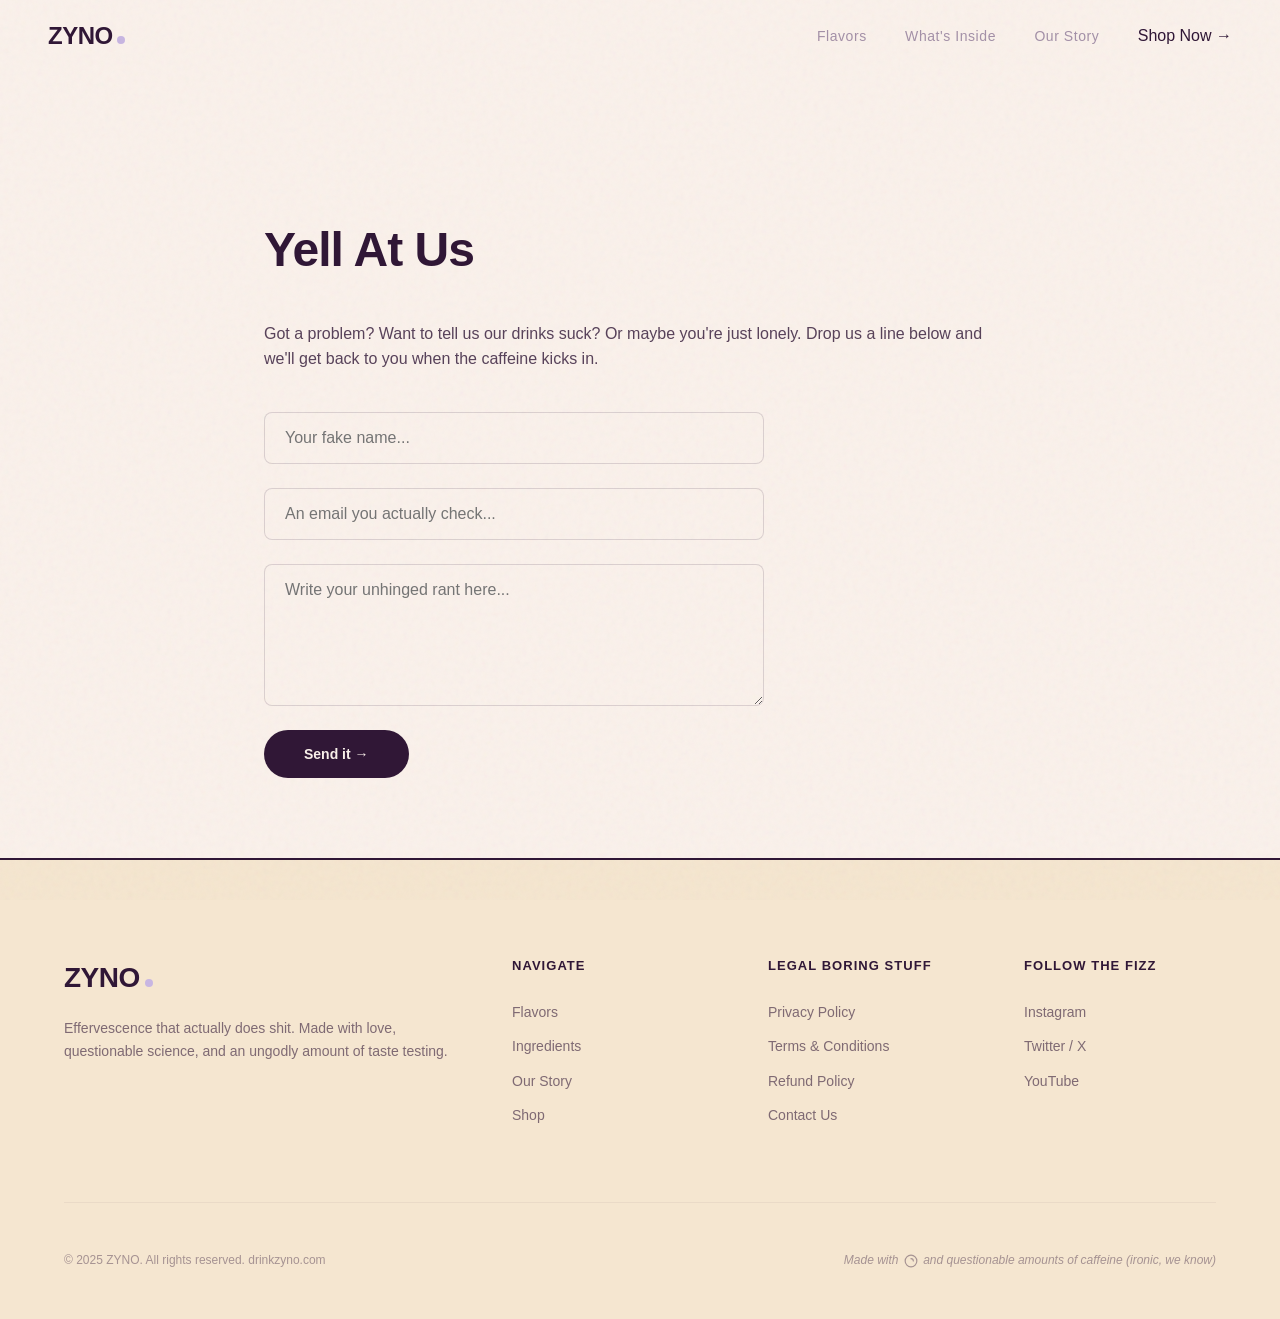
<file: contact.html>
<!DOCTYPE html>
<html lang="en">
<head>
  <meta charset="UTF-8">
  <meta name="viewport" content="width=device-width, initial-scale=1.0">
  <title>Contact Us | ZYNO</title>
  <link rel="icon" type="image/svg+xml" href="assets/images/favicon.svg">
  <meta property="og:title" content="ZYNO - Fizz That Hits Different">
  <meta property="og:description" content="Effervescence that actually does shit. Drink up, losers.">
  <meta property="og:image" content="https://zyno.vercel.app/assets/images/logo.png">
  <meta property="og:url" content="https://zyno.vercel.app">
  <meta name="twitter:card" content="summary_large_image">
  <link rel="stylesheet" href="styles.css">
  <style>
    .legal-page { padding: 140px 24px 80px; max-width: 800px; margin: 0 auto; color: var(--ink); min-height: 70vh; }
    .legal-page h1 { font-family: var(--font-display); font-size: 48px; margin-bottom: 32px; font-weight: 700; letter-spacing: -0.02em; }
    .legal-page h2 { font-family: var(--font-display); font-size: 24px; margin-top: 40px; margin-bottom: 16px; font-weight: 700; }
    .legal-page p { margin-bottom: 16px; line-height: 1.6; color: rgb(var(--ink-rgb)/0.8); font-size: 16px; }
    .legal-page ul { margin-bottom: 16px; padding-left: 20px; color: rgb(var(--ink-rgb)/0.8); line-height: 1.6; }
    .legal-page li { margin-bottom: 8px; }
    .form-input { width: 100%; padding: 16px 20px; border-radius: 8px; border: 1px solid rgb(var(--ink-rgb)/0.15); font-family: var(--font-body); font-size: 16px; background: rgb(var(--bone-rgb)/0.5); outline: none; transition: border-color 0.3s; }
    .form-input:focus { border-color: var(--ink); }
    .form-btn { padding: 16px 40px; background: var(--ink); color: var(--bone); border: none; border-radius: 30px; font-family: var(--font-display); font-weight: 600; font-size: 14px; cursor: pointer; transition: transform 0.3s, background 0.3s; }
    .form-btn:hover { transform: translateY(-2px); background: rgb(var(--ink-rgb)/0.8); }
  </style>
</head>
<body style="background: var(--bone)">
  <nav class="nav">
    <div class="nav__inner">
      <a href="index.html" class="nav__logo" style="text-decoration:none">
        <span class="nav__logo-text">ZYNO</span>
        <span class="nav__logo-dot"></span>
      </a>
      <div class="nav__links">
        <a href="index.html#products" class="nav__link">Flavors</a>
        <a href="index.html#ingredients" class="nav__link">What's Inside</a>
        <a href="index.html#about" class="nav__link">Our Story</a>
        <a href="index.html#shop" class="nav__btn" style="text-decoration:none">Shop Now →</a>
      </div>
    </div>
  </nav>
  <main class="legal-page">
    <h1>Yell At Us</h1>
    <p>Got a problem? Want to tell us our drinks suck? Or maybe you're just lonely. Drop us a line below and we'll get back to you when the caffeine kicks in.</p>
    <form action="https://formsubmit.co/aryansharma24112003@gmail.com" method="POST" style="display: flex; flex-direction: column; gap: 24px; margin-top: 40px; max-width: 500px;">
      <input type="text" name="name" class="form-input" placeholder="Your fake name..." required>
      <input type="email" name="email" class="form-input" placeholder="An email you actually check..." required>
      <textarea name="message" class="form-input" rows="6" placeholder="Write your unhinged rant here..." required style="resize: vertical;"></textarea>
      <!-- Optional config for FormSubmit -->
      <input type="hidden" name="_captcha" value="false">
      <input type="hidden" name="_subject" value="New Unhinged Rant from ZYNO Website">
      <button type="submit" class="form-btn" style="align-self: flex-start;">Send it →</button>
    </form>
  </main>
  <footer class="footer">
    <div class="footer__inner">
      <div class="footer__top">
        <div class="footer__brand">
          <div class="footer__logo">
            <span class="footer__logo-text">ZYNO</span>
            <span class="footer__logo-dot"></span>
          </div>
          <p class="footer__brand-desc">Effervescence that actually does shit. Made with love, questionable science, and an ungodly amount of taste testing.</p>
        </div>
        <div class="footer__links-group">
          <h4 class="footer__links-title">Navigate</h4>
          <a href="index.html#products" class="footer__link">Flavors</a>
          <a href="index.html#ingredients" class="footer__link">Ingredients</a>
          <a href="index.html#about" class="footer__link">Our Story</a>
          <a href="index.html#shop" class="footer__link">Shop</a>
        </div>
        <div class="footer__links-group">
          <h4 class="footer__links-title">Legal Boring Stuff</h4>
          <a href="privacy.html" class="footer__link">Privacy Policy</a>
          <a href="terms.html" class="footer__link">Terms & Conditions</a>
          <a href="refund.html" class="footer__link">Refund Policy</a>
          <a href="contact.html" class="footer__link">Contact Us</a>
        </div>
        <div class="footer__links-group">
          <h4 class="footer__links-title">Follow the Fizz</h4>
          <a href="#" class="footer__link">Instagram</a>
          <a href="#" class="footer__link">Twitter / X</a>
          <a href="#" class="footer__link">YouTube</a>
        </div>
      </div>
      <div class="footer__bottom">
        <p>© 2025 ZYNO. All rights reserved. drinkzyno.com</p>
        <p class="footer__easter-egg">Made with <svg width="14" height="14" viewBox="0 0 24 24" fill="none" stroke="currentColor" stroke-width="2" stroke-linecap="round" stroke-linejoin="round" style="vertical-align: middle; margin: 0 2px;"><circle cx="12" cy="12" r="10"></circle><path d="M16 12a4 4 0 0 0-4-4"></path></svg> and questionable amounts of caffeine (ironic, we know)</p>
      </div>
    </div>
  </footer>
</body>
</html>
</file>
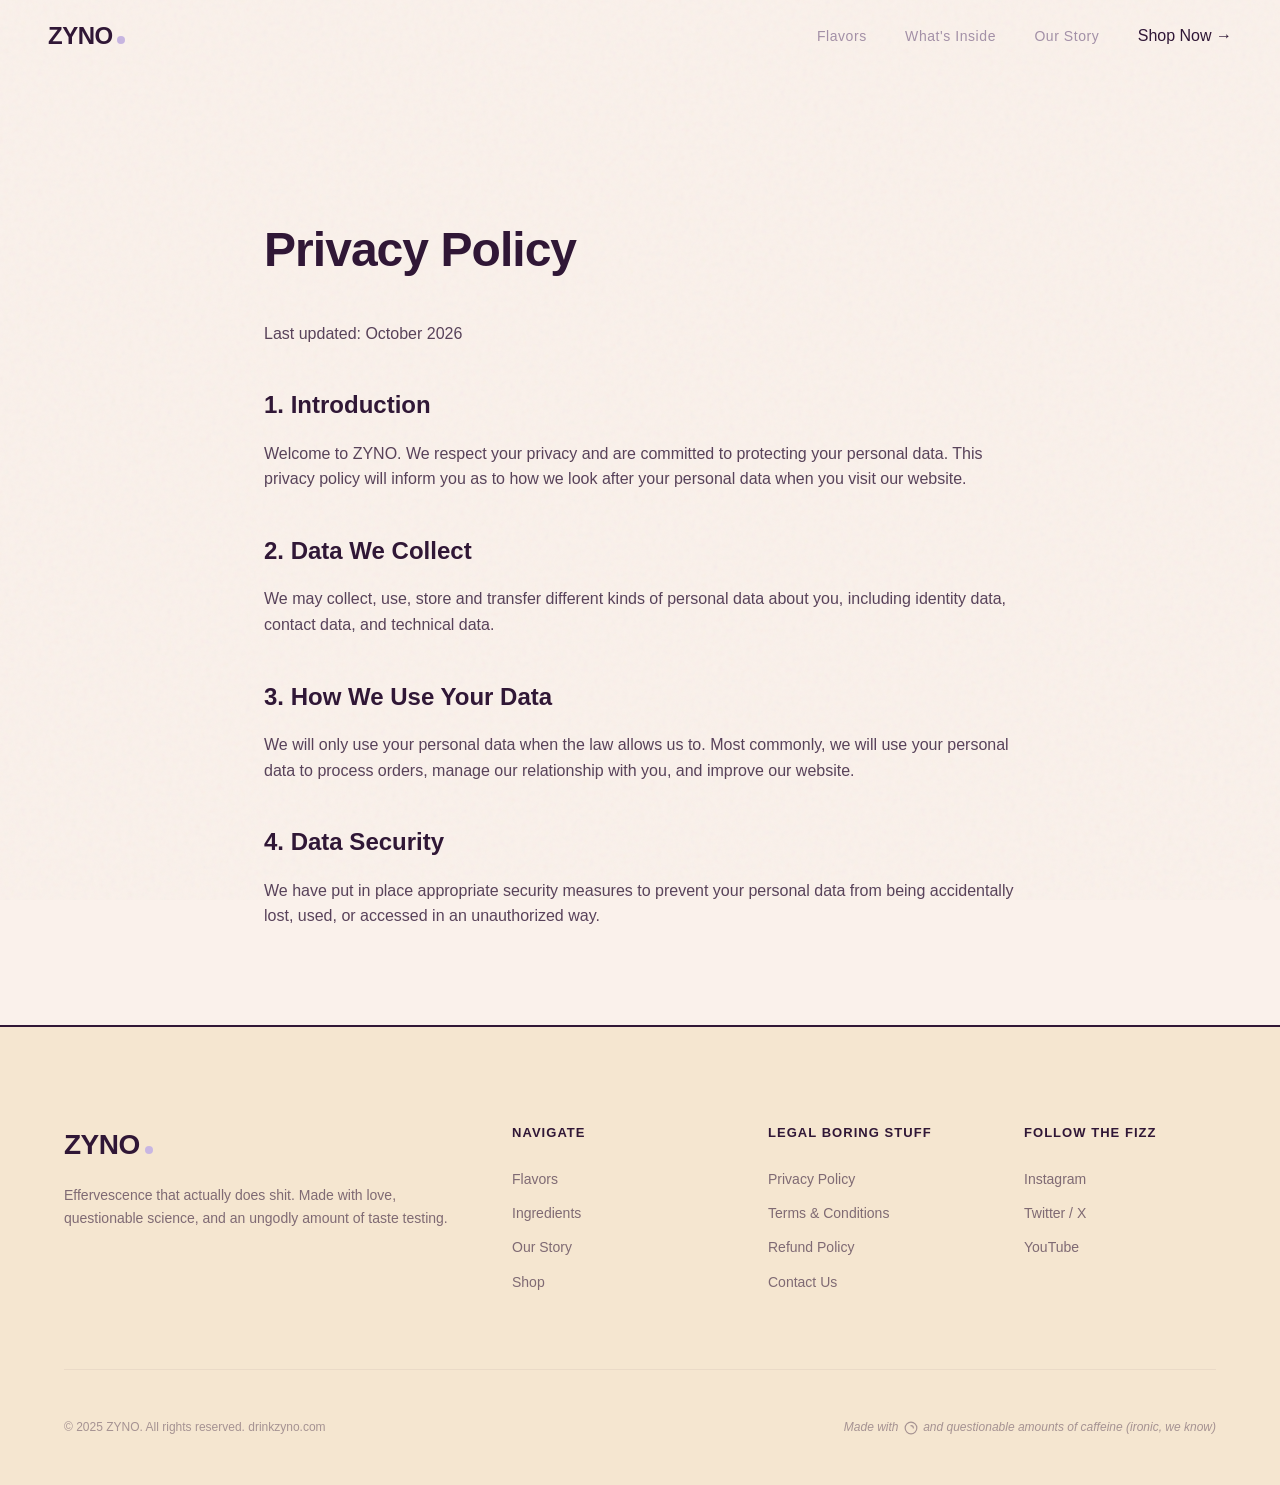
<file: privacy.html>
<!DOCTYPE html>
<html lang="en">
<head>
  <meta charset="UTF-8">
  <meta name="viewport" content="width=device-width, initial-scale=1.0">
  <title>Privacy Policy | ZYNO</title>
  <link rel="icon" type="image/svg+xml" href="assets/images/favicon.svg">
  <meta property="og:title" content="ZYNO - Fizz That Hits Different">
  <meta property="og:description" content="Effervescence that actually does shit. Drink up, losers.">
  <meta property="og:image" content="https://zyno.vercel.app/assets/images/logo.png">
  <meta property="og:url" content="https://zyno.vercel.app">
  <meta name="twitter:card" content="summary_large_image">
  <link rel="stylesheet" href="styles.css">
  <style>
    .legal-page { padding: 140px 24px 80px; max-width: 800px; margin: 0 auto; color: var(--ink); min-height: 70vh; }
    .legal-page h1 { font-family: var(--font-display); font-size: 48px; margin-bottom: 32px; font-weight: 700; letter-spacing: -0.02em; }
    .legal-page h2 { font-family: var(--font-display); font-size: 24px; margin-top: 40px; margin-bottom: 16px; font-weight: 700; }
    .legal-page p { margin-bottom: 16px; line-height: 1.6; color: rgb(var(--ink-rgb)/0.8); font-size: 16px; }
    .legal-page ul { margin-bottom: 16px; padding-left: 20px; color: rgb(var(--ink-rgb)/0.8); line-height: 1.6; }
    .legal-page li { margin-bottom: 8px; }
    .form-input { width: 100%; padding: 16px 20px; border-radius: 8px; border: 1px solid rgb(var(--ink-rgb)/0.15); font-family: var(--font-body); font-size: 16px; background: rgb(var(--bone-rgb)/0.5); outline: none; transition: border-color 0.3s; }
    .form-input:focus { border-color: var(--ink); }
    .form-btn { padding: 16px 40px; background: var(--ink); color: var(--bone); border: none; border-radius: 30px; font-family: var(--font-display); font-weight: 600; font-size: 14px; cursor: pointer; transition: transform 0.3s, background 0.3s; }
    .form-btn:hover { transform: translateY(-2px); background: rgb(var(--ink-rgb)/0.8); }
  </style>
</head>
<body style="background: var(--bone)">
  <nav class="nav">
    <div class="nav__inner">
      <a href="index.html" class="nav__logo" style="text-decoration:none">
        <span class="nav__logo-text">ZYNO</span>
        <span class="nav__logo-dot"></span>
      </a>
      <div class="nav__links">
        <a href="index.html#products" class="nav__link">Flavors</a>
        <a href="index.html#ingredients" class="nav__link">What's Inside</a>
        <a href="index.html#about" class="nav__link">Our Story</a>
        <a href="index.html#shop" class="nav__btn" style="text-decoration:none">Shop Now →</a>
      </div>
    </div>
  </nav>
  <main class="legal-page">
    <h1>Privacy Policy</h1>
    <p>Last updated: October 2026</p>
    <h2>1. Introduction</h2>
    <p>Welcome to ZYNO. We respect your privacy and are committed to protecting your personal data. This privacy policy will inform you as to how we look after your personal data when you visit our website.</p>
    <h2>2. Data We Collect</h2>
    <p>We may collect, use, store and transfer different kinds of personal data about you, including identity data, contact data, and technical data.</p>
    <h2>3. How We Use Your Data</h2>
    <p>We will only use your personal data when the law allows us to. Most commonly, we will use your personal data to process orders, manage our relationship with you, and improve our website.</p>
    <h2>4. Data Security</h2>
    <p>We have put in place appropriate security measures to prevent your personal data from being accidentally lost, used, or accessed in an unauthorized way.</p>
  </main>
  <footer class="footer">
    <div class="footer__inner">
      <div class="footer__top">
        <div class="footer__brand">
          <div class="footer__logo">
            <span class="footer__logo-text">ZYNO</span>
            <span class="footer__logo-dot"></span>
          </div>
          <p class="footer__brand-desc">Effervescence that actually does shit. Made with love, questionable science, and an ungodly amount of taste testing.</p>
        </div>
        <div class="footer__links-group">
          <h4 class="footer__links-title">Navigate</h4>
          <a href="index.html#products" class="footer__link">Flavors</a>
          <a href="index.html#ingredients" class="footer__link">Ingredients</a>
          <a href="index.html#about" class="footer__link">Our Story</a>
          <a href="index.html#shop" class="footer__link">Shop</a>
        </div>
        <div class="footer__links-group">
          <h4 class="footer__links-title">Legal Boring Stuff</h4>
          <a href="privacy.html" class="footer__link">Privacy Policy</a>
          <a href="terms.html" class="footer__link">Terms & Conditions</a>
          <a href="refund.html" class="footer__link">Refund Policy</a>
          <a href="contact.html" class="footer__link">Contact Us</a>
        </div>
        <div class="footer__links-group">
          <h4 class="footer__links-title">Follow the Fizz</h4>
          <a href="#" class="footer__link">Instagram</a>
          <a href="#" class="footer__link">Twitter / X</a>
          <a href="#" class="footer__link">YouTube</a>
        </div>
      </div>
      <div class="footer__bottom">
        <p>© 2025 ZYNO. All rights reserved. drinkzyno.com</p>
        <p class="footer__easter-egg">Made with <svg width="14" height="14" viewBox="0 0 24 24" fill="none" stroke="currentColor" stroke-width="2" stroke-linecap="round" stroke-linejoin="round" style="vertical-align: middle; margin: 0 2px;"><circle cx="12" cy="12" r="10"></circle><path d="M16 12a4 4 0 0 0-4-4"></path></svg> and questionable amounts of caffeine (ironic, we know)</p>
      </div>
    </div>
  </footer>
</body>
</html>
</file>
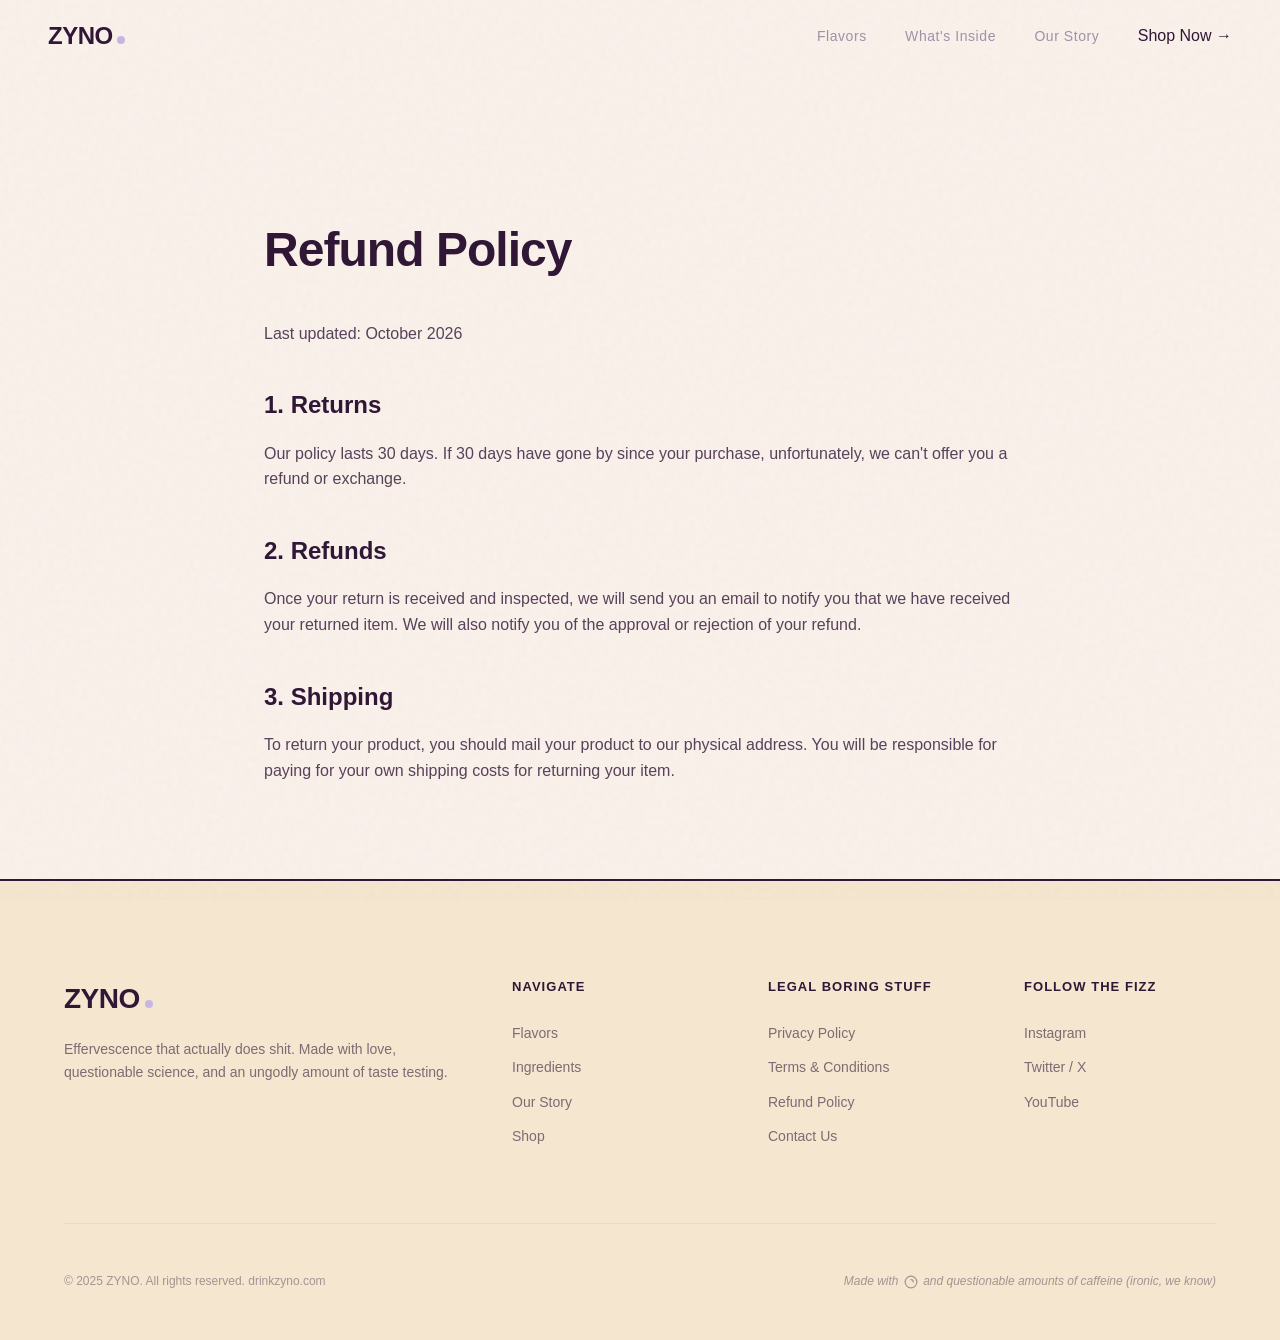
<file: refund.html>
<!DOCTYPE html>
<html lang="en">
<head>
  <meta charset="UTF-8">
  <meta name="viewport" content="width=device-width, initial-scale=1.0">
  <title>Refund Policy | ZYNO</title>
  <link rel="icon" type="image/svg+xml" href="assets/images/favicon.svg">
  <meta property="og:title" content="ZYNO - Fizz That Hits Different">
  <meta property="og:description" content="Effervescence that actually does shit. Drink up, losers.">
  <meta property="og:image" content="https://zyno.vercel.app/assets/images/logo.png">
  <meta property="og:url" content="https://zyno.vercel.app">
  <meta name="twitter:card" content="summary_large_image">
  <link rel="stylesheet" href="styles.css">
  <style>
    .legal-page { padding: 140px 24px 80px; max-width: 800px; margin: 0 auto; color: var(--ink); min-height: 70vh; }
    .legal-page h1 { font-family: var(--font-display); font-size: 48px; margin-bottom: 32px; font-weight: 700; letter-spacing: -0.02em; }
    .legal-page h2 { font-family: var(--font-display); font-size: 24px; margin-top: 40px; margin-bottom: 16px; font-weight: 700; }
    .legal-page p { margin-bottom: 16px; line-height: 1.6; color: rgb(var(--ink-rgb)/0.8); font-size: 16px; }
    .legal-page ul { margin-bottom: 16px; padding-left: 20px; color: rgb(var(--ink-rgb)/0.8); line-height: 1.6; }
    .legal-page li { margin-bottom: 8px; }
    .form-input { width: 100%; padding: 16px 20px; border-radius: 8px; border: 1px solid rgb(var(--ink-rgb)/0.15); font-family: var(--font-body); font-size: 16px; background: rgb(var(--bone-rgb)/0.5); outline: none; transition: border-color 0.3s; }
    .form-input:focus { border-color: var(--ink); }
    .form-btn { padding: 16px 40px; background: var(--ink); color: var(--bone); border: none; border-radius: 30px; font-family: var(--font-display); font-weight: 600; font-size: 14px; cursor: pointer; transition: transform 0.3s, background 0.3s; }
    .form-btn:hover { transform: translateY(-2px); background: rgb(var(--ink-rgb)/0.8); }
  </style>
</head>
<body style="background: var(--bone)">
  <nav class="nav">
    <div class="nav__inner">
      <a href="index.html" class="nav__logo" style="text-decoration:none">
        <span class="nav__logo-text">ZYNO</span>
        <span class="nav__logo-dot"></span>
      </a>
      <div class="nav__links">
        <a href="index.html#products" class="nav__link">Flavors</a>
        <a href="index.html#ingredients" class="nav__link">What's Inside</a>
        <a href="index.html#about" class="nav__link">Our Story</a>
        <a href="index.html#shop" class="nav__btn" style="text-decoration:none">Shop Now →</a>
      </div>
    </div>
  </nav>
  <main class="legal-page">
    <h1>Refund Policy</h1>
    <p>Last updated: October 2026</p>
    <h2>1. Returns</h2>
    <p>Our policy lasts 30 days. If 30 days have gone by since your purchase, unfortunately, we can't offer you a refund or exchange.</p>
    <h2>2. Refunds</h2>
    <p>Once your return is received and inspected, we will send you an email to notify you that we have received your returned item. We will also notify you of the approval or rejection of your refund.</p>
    <h2>3. Shipping</h2>
    <p>To return your product, you should mail your product to our physical address. You will be responsible for paying for your own shipping costs for returning your item.</p>
  </main>
  <footer class="footer">
    <div class="footer__inner">
      <div class="footer__top">
        <div class="footer__brand">
          <div class="footer__logo">
            <span class="footer__logo-text">ZYNO</span>
            <span class="footer__logo-dot"></span>
          </div>
          <p class="footer__brand-desc">Effervescence that actually does shit. Made with love, questionable science, and an ungodly amount of taste testing.</p>
        </div>
        <div class="footer__links-group">
          <h4 class="footer__links-title">Navigate</h4>
          <a href="index.html#products" class="footer__link">Flavors</a>
          <a href="index.html#ingredients" class="footer__link">Ingredients</a>
          <a href="index.html#about" class="footer__link">Our Story</a>
          <a href="index.html#shop" class="footer__link">Shop</a>
        </div>
        <div class="footer__links-group">
          <h4 class="footer__links-title">Legal Boring Stuff</h4>
          <a href="privacy.html" class="footer__link">Privacy Policy</a>
          <a href="terms.html" class="footer__link">Terms & Conditions</a>
          <a href="refund.html" class="footer__link">Refund Policy</a>
          <a href="contact.html" class="footer__link">Contact Us</a>
        </div>
        <div class="footer__links-group">
          <h4 class="footer__links-title">Follow the Fizz</h4>
          <a href="#" class="footer__link">Instagram</a>
          <a href="#" class="footer__link">Twitter / X</a>
          <a href="#" class="footer__link">YouTube</a>
        </div>
      </div>
      <div class="footer__bottom">
        <p>© 2025 ZYNO. All rights reserved. drinkzyno.com</p>
        <p class="footer__easter-egg">Made with <svg width="14" height="14" viewBox="0 0 24 24" fill="none" stroke="currentColor" stroke-width="2" stroke-linecap="round" stroke-linejoin="round" style="vertical-align: middle; margin: 0 2px;"><circle cx="12" cy="12" r="10"></circle><path d="M16 12a4 4 0 0 0-4-4"></path></svg> and questionable amounts of caffeine (ironic, we know)</p>
      </div>
    </div>
  </footer>
</body>
</html>
</file>
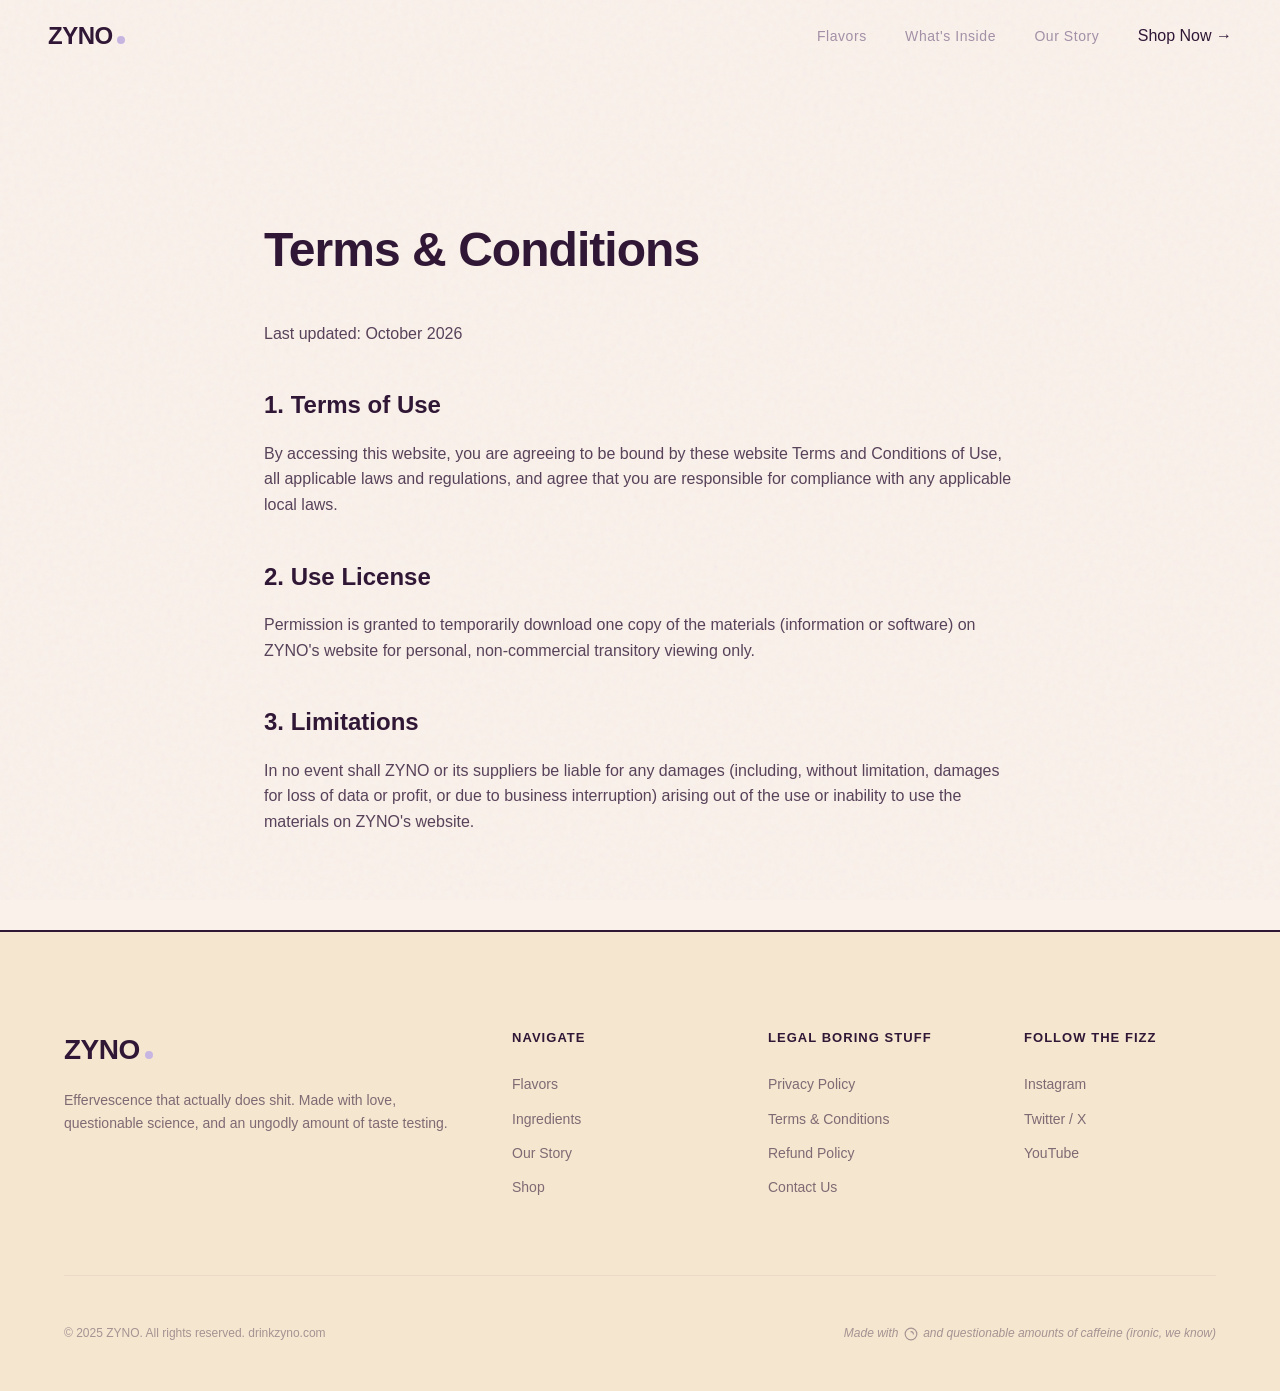
<file: terms.html>
<!DOCTYPE html>
<html lang="en">
<head>
  <meta charset="UTF-8">
  <meta name="viewport" content="width=device-width, initial-scale=1.0">
  <title>Terms & Conditions | ZYNO</title>
  <link rel="icon" type="image/svg+xml" href="assets/images/favicon.svg">
  <meta property="og:title" content="ZYNO - Fizz That Hits Different">
  <meta property="og:description" content="Effervescence that actually does shit. Drink up, losers.">
  <meta property="og:image" content="https://zyno.vercel.app/assets/images/logo.png">
  <meta property="og:url" content="https://zyno.vercel.app">
  <meta name="twitter:card" content="summary_large_image">
  <link rel="stylesheet" href="styles.css">
  <style>
    .legal-page { padding: 140px 24px 80px; max-width: 800px; margin: 0 auto; color: var(--ink); min-height: 70vh; }
    .legal-page h1 { font-family: var(--font-display); font-size: 48px; margin-bottom: 32px; font-weight: 700; letter-spacing: -0.02em; }
    .legal-page h2 { font-family: var(--font-display); font-size: 24px; margin-top: 40px; margin-bottom: 16px; font-weight: 700; }
    .legal-page p { margin-bottom: 16px; line-height: 1.6; color: rgb(var(--ink-rgb)/0.8); font-size: 16px; }
    .legal-page ul { margin-bottom: 16px; padding-left: 20px; color: rgb(var(--ink-rgb)/0.8); line-height: 1.6; }
    .legal-page li { margin-bottom: 8px; }
    .form-input { width: 100%; padding: 16px 20px; border-radius: 8px; border: 1px solid rgb(var(--ink-rgb)/0.15); font-family: var(--font-body); font-size: 16px; background: rgb(var(--bone-rgb)/0.5); outline: none; transition: border-color 0.3s; }
    .form-input:focus { border-color: var(--ink); }
    .form-btn { padding: 16px 40px; background: var(--ink); color: var(--bone); border: none; border-radius: 30px; font-family: var(--font-display); font-weight: 600; font-size: 14px; cursor: pointer; transition: transform 0.3s, background 0.3s; }
    .form-btn:hover { transform: translateY(-2px); background: rgb(var(--ink-rgb)/0.8); }
  </style>
</head>
<body style="background: var(--bone)">
  <nav class="nav">
    <div class="nav__inner">
      <a href="index.html" class="nav__logo" style="text-decoration:none">
        <span class="nav__logo-text">ZYNO</span>
        <span class="nav__logo-dot"></span>
      </a>
      <div class="nav__links">
        <a href="index.html#products" class="nav__link">Flavors</a>
        <a href="index.html#ingredients" class="nav__link">What's Inside</a>
        <a href="index.html#about" class="nav__link">Our Story</a>
        <a href="index.html#shop" class="nav__btn" style="text-decoration:none">Shop Now →</a>
      </div>
    </div>
  </nav>
  <main class="legal-page">
    <h1>Terms & Conditions</h1>
    <p>Last updated: October 2026</p>
    <h2>1. Terms of Use</h2>
    <p>By accessing this website, you are agreeing to be bound by these website Terms and Conditions of Use, all applicable laws and regulations, and agree that you are responsible for compliance with any applicable local laws.</p>
    <h2>2. Use License</h2>
    <p>Permission is granted to temporarily download one copy of the materials (information or software) on ZYNO's website for personal, non-commercial transitory viewing only.</p>
    <h2>3. Limitations</h2>
    <p>In no event shall ZYNO or its suppliers be liable for any damages (including, without limitation, damages for loss of data or profit, or due to business interruption) arising out of the use or inability to use the materials on ZYNO's website.</p>
  </main>
  <footer class="footer">
    <div class="footer__inner">
      <div class="footer__top">
        <div class="footer__brand">
          <div class="footer__logo">
            <span class="footer__logo-text">ZYNO</span>
            <span class="footer__logo-dot"></span>
          </div>
          <p class="footer__brand-desc">Effervescence that actually does shit. Made with love, questionable science, and an ungodly amount of taste testing.</p>
        </div>
        <div class="footer__links-group">
          <h4 class="footer__links-title">Navigate</h4>
          <a href="index.html#products" class="footer__link">Flavors</a>
          <a href="index.html#ingredients" class="footer__link">Ingredients</a>
          <a href="index.html#about" class="footer__link">Our Story</a>
          <a href="index.html#shop" class="footer__link">Shop</a>
        </div>
        <div class="footer__links-group">
          <h4 class="footer__links-title">Legal Boring Stuff</h4>
          <a href="privacy.html" class="footer__link">Privacy Policy</a>
          <a href="terms.html" class="footer__link">Terms & Conditions</a>
          <a href="refund.html" class="footer__link">Refund Policy</a>
          <a href="contact.html" class="footer__link">Contact Us</a>
        </div>
        <div class="footer__links-group">
          <h4 class="footer__links-title">Follow the Fizz</h4>
          <a href="#" class="footer__link">Instagram</a>
          <a href="#" class="footer__link">Twitter / X</a>
          <a href="#" class="footer__link">YouTube</a>
        </div>
      </div>
      <div class="footer__bottom">
        <p>© 2025 ZYNO. All rights reserved. drinkzyno.com</p>
        <p class="footer__easter-egg">Made with <svg width="14" height="14" viewBox="0 0 24 24" fill="none" stroke="currentColor" stroke-width="2" stroke-linecap="round" stroke-linejoin="round" style="vertical-align: middle; margin: 0 2px;"><circle cx="12" cy="12" r="10"></circle><path d="M16 12a4 4 0 0 0-4-4"></path></svg> and questionable amounts of caffeine (ironic, we know)</p>
      </div>
    </div>
  </footer>
</body>
</html>
</file>
<file: styles.css>
/* ═══════════════════════════════════════════════════
   ZYNO · Design System & Global Styles
   Inspired by vibebevvy.com & drinkstill.nz
   Pastel palette · Smooth animations · No generic BS
   ═══════════════════════════════════════════════════ */

/* ─── CSS Custom Properties ─── */
:root {
  /* Core Palette — Warm pastels, no neons, no generic */
  --bone: #FAF1EB;
  --bone-rgb: 250 241 235;
  --ink: #301736;
  --ink-rgb: 48 23 54;
  --mist: #A491A8;
  
  /* Product Accent Colors */
  --lavender: #C8B6E2;
  --peach: #E8C9A0;
  --mint: #A8D5BA;
  --sage: #B5C8B0;
  
  /* Derived pastel shades */
  --lavender-soft: #E8DDF5;
  --peach-soft: #F5E6D0;
  --mint-soft: #D4EDE0;
  
  /* Functional */
  --error: #8B0000;
  --success: #006400;
  
  /* Typography */
  --font-display: 'Outfit', sans-serif;
  --font-body: 'Space Grotesk', sans-serif;
  --font-accent: 'Playfair Display', serif;
  
  /* Spacing scale */
  --space-xs: 0.5rem;
  --space-sm: 0.75rem;
  --space-md: 1rem;
  --space-lg: 1.5rem;
  --space-xl: 2rem;
  --space-2xl: 3rem;
  --space-3xl: 4rem;
  --space-4xl: 6rem;
  --space-5xl: 8rem;
  
  /* Layout */
  --max-width: 1440px;
  --nav-h: 72px;
  
  /* Borders */
  --radius-sm: 8px;
  --radius-md: 12px;
  --radius-lg: 20px;
  --radius-pill: 50px;
  --radius-full: 50%;
  
  /* Animation */
  --ease-out-expo: cubic-bezier(0.16, 1, 0.3, 1);
  --ease-out-cubic: cubic-bezier(0.33, 1, 0.68, 1);
  --ease-out-quad: cubic-bezier(0.25, 0.46, 0.45, 0.94);
  --spring-bounce: cubic-bezier(0.34, 1.56, 0.64, 1);
  --duration-fast: 0.2s;
  --duration-normal: 0.4s;
  --duration-slow: 0.7s;
  --duration-glacial: 1.2s;
}

/* ─── Reset & Base ─── */
*, *::before, *::after {
  margin: 0;
  padding: 0;
  box-sizing: border-box;
}

html {
  font-size: 16px;
  scroll-behavior: auto; /* GSAP handles scroll */
  -webkit-font-smoothing: antialiased;
  -moz-osx-font-smoothing: grayscale;
  overflow-x: hidden;
}

body {
  font-family: var(--font-body);
  font-weight: 400;
  color: var(--ink);
  background-color: var(--bone);
  line-height: 1.6;
  overflow-x: hidden;
  min-height: 100vh;
  position: relative;
}

body.loading,
html.loading {
  overflow: hidden !important;
  height: 100vh !important;
  touch-action: none !important;
}

/* Premium Grain Overlay */
body::after {
  content: "";
  position: fixed;
  inset: 0;
  pointer-events: none;
  z-index: 9998; /* Below loader, above everything else */
  background-image: url('data:image/svg+xml;utf8,%3Csvg viewBox="0 0 200 200" xmlns="http://www.w3.org/2000/svg"%3E%3Cfilter id="noiseFilter"%3E%3CfeTurbulence type="fractalNoise" baseFrequency="0.8" numOctaves="3" stitchTiles="stitch"/%3E%3C/filter%3E%3Crect width="100%25" height="100%25" filter="url(%23noiseFilter)"/%3E%3C/svg%3E');
  opacity: 0.05;
  mix-blend-mode: multiply;
}

body.loading {
  overflow: hidden;
}

img {
  max-width: 100%;
  height: auto;
  display: block;
}

a {
  color: inherit;
  text-decoration: none;
}

button {
  border: none;
  background: none;
  cursor: pointer;
  font-family: inherit;
  color: inherit;
}

ul {
  list-style: none;
}

::selection {
  background: var(--lavender);
  color: var(--ink);
}

/* ─── Dot accent (pastel colored period) ─── */
.dot-accent {
  color: var(--lavender);
  font-weight: 800;
}

/* ═══════════════════════════════════════════════════
   LOADING SCREEN
   ═══════════════════════════════════════════════════ */
.loader {
  position: fixed;
  inset: 0;
  z-index: 9999 !important;
  background: var(--bone);
  display: flex;
  align-items: center;
  justify-content: center;
}

.loader.hide {
  pointer-events: none;
}

.loader__inner {
  text-align: center;
  position: relative;
  z-index: 2;
}

.loader__logo {
  display: flex;
  align-items: baseline;
  justify-content: center;
  gap: 2px;
}

.loader__letter {
  font-family: var(--font-display);
  font-size: clamp(4rem, 12vw, 8rem);
  font-weight: 900;
  color: var(--ink);
  display: inline-block;
  opacity: 0;
  transform: translateY(40px) rotate(-5deg);
}

.loader__dot {
  font-family: var(--font-display);
  font-size: clamp(4rem, 12vw, 8rem);
  font-weight: 900;
  color: var(--lavender);
  display: inline-block;
  opacity: 0;
  transform: scale(0);
}

.loader__capsules {
  display: flex;
  flex-wrap: wrap;
  align-items: center;
  justify-content: center;
  gap: 12px;
  margin-top: var(--space-xl);
}

.loader__capsule {
  padding: 10px 24px;
  border-radius: var(--radius-pill);
  font-family: var(--font-display);
  font-size: 14px;
  font-weight: 700;
  text-transform: uppercase;
  letter-spacing: 0.1em;
  opacity: 0;
  transform: scale(0.8) translateY(20px);
  color: var(--ink);
  border: 2px solid var(--ink);
}

.loader__capsule--1 { background: var(--lavender); }
.loader__capsule--2 { background: var(--peach); }
.loader__capsule--3 { background: var(--mint); }

.loader__bubbles {
  position: absolute;
  inset: 0;
  overflow: hidden;
  pointer-events: none;
}

/* ═══════════════════════════════════════════════════
   NAVIGATION
   ═══════════════════════════════════════════════════ */
.nav {
  position: fixed;
  top: 0;
  left: 0;
  right: 0;
  z-index: 100;
  height: var(--nav-h);
  transition: background-color 0.4s ease, backdrop-filter 0.4s ease, border-color 0.4s ease, transform 0.4s ease;
}

.nav.scrolled {
  background-color: rgb(var(--bone-rgb) / 0.85);
  backdrop-filter: blur(20px) saturate(180%);
  -webkit-backdrop-filter: blur(20px) saturate(180%);
  border-bottom: 1px solid rgb(var(--ink-rgb) / 0.06);
}

.nav.hide-nav {
  transform: translateY(-100%);
}

.nav__inner {
  max-width: var(--max-width);
  margin: 0 auto;
  height: 100%;
  display: flex;
  align-items: center;
  justify-content: space-between;
  padding: 0 clamp(20px, 4vw, 48px);
}

.nav__logo {
  display: inline-flex;
  align-items: baseline;
  gap: 2px;
  transition: opacity var(--duration-fast);
}

.nav__logo:hover {
  opacity: 0.7;
}

.nav__logo-text {
  font-family: var(--font-display);
  font-size: 24px;
  font-weight: 900;
  letter-spacing: -0.5px;
  color: var(--ink);
}

.nav__logo-dot {
  display: inline-block;
  width: 8px;
  height: 8px;
  background: var(--lavender);
  border-radius: 50%;
  margin-left: 2px;
}

.nav__links {
  display: none;
  align-items: center;
  gap: clamp(24px, 3vw, 40px);
}

@media (min-width: 768px) {
  .nav__links {
    display: flex;
  }
}

.nav__link {
  font-family: var(--font-body);
  font-size: 14px;
  font-weight: 400;
  letter-spacing: 0.04em;
  color: var(--mist);
  transition: color var(--duration-fast);
  position: relative;
}

.nav__link::after {
  content: '';
  position: absolute;
  bottom: -4px;
  left: 0;
  width: 0;
  height: 1.5px;
  background: var(--lavender);
  transition: width 0.3s var(--ease-out-cubic);
}

.nav__link:hover {
  color: var(--ink);
}

.nav__link:hover::after {
  width: 100%;
}

.nav__link--cta {
  font-weight: 500;
  color: var(--ink);
  padding: 8px 20px;
  border: 1.5px solid var(--ink);
  border-radius: var(--radius-pill);
  transition: all var(--duration-fast) var(--ease-out-quad);
}

.nav__link--cta::after {
  display: none;
}

.nav__link--cta:hover {
  background: var(--ink);
  color: var(--bone);
}

.nav__burger {
  display: flex;
  flex-direction: column;
  justify-content: center;
  align-items: center;
  width: 44px;
  height: 44px;
  gap: 5px;
}

@media (min-width: 768px) {
  .nav__burger {
    display: none;
  }
}

.nav__burger span {
  display: block;
  width: 20px;
  height: 1.5px;
  background: var(--ink);
  transition: all 0.3s var(--ease-out-cubic);
}

/* ─── Mobile Menu ─── */
.mobile-menu {
  position: fixed;
  inset: 0;
  z-index: 200;
  background: var(--bone);
  display: flex;
  flex-direction: column;
  align-items: center;
  justify-content: center;
  opacity: 0;
  visibility: hidden;
  transition: opacity 0.3s, visibility 0.3s;
}

.mobile-menu.open {
  opacity: 1;
  visibility: visible;
}

.mobile-menu__close {
  position: absolute;
  top: 20px;
  right: 20px;
  width: 44px;
  height: 44px;
  display: flex;
  align-items: center;
  justify-content: center;
  color: var(--ink);
}

.mobile-menu__links {
  display: flex;
  flex-direction: column;
  align-items: center;
  gap: 36px;
}

.mobile-menu__link {
  font-family: var(--font-display);
  font-size: 32px;
  font-weight: 600;
  color: var(--ink);
  letter-spacing: -0.01em;
}

.mobile-menu__link--cta {
  font-size: 20px;
  font-weight: 500;
  margin-top: 24px;
}

/* ═══════════════════════════════════════════════════
   HERO SECTION
   ═══════════════════════════════════════════════════ */
.hero {
  position: relative;
  width: 100%;
  min-height: 100vh;
  overflow: hidden;
  background: var(--bone);
}

.hero__reveal {
  position: absolute;
  inset: 0;
  background: var(--lavender-soft);
  z-index: 20;
  clip-path: circle(0px at 50% 48%);
}

.hero__canvas {
  position: absolute;
  inset: 0;
  z-index: 25;
  width: 100%;
  height: 100%;
  pointer-events: auto;
  touch-action: pan-y;
}

.hero__foreground {
  position: absolute;
  inset: 0;
  z-index: 30;
  background: var(--bone);
  display: flex;
  flex-direction: column;
  pointer-events: none;
}

.hero__title-wrap {
  flex: 1;
  display: flex;
  align-items: center;
  justify-content: center;
  overflow: hidden;
}

.hero__title {
  font-family: var(--font-display);
  font-size: clamp(60px, 22vw, 280px);
  font-weight: 900;
  line-height: 0.85;
  letter-spacing: -0.03em;
  white-space: nowrap;
  color: var(--ink);
  display: flex;
  align-items: baseline;
}

.hero__title-letter {
  display: inline-block;
  opacity: 0;
}

.hero__title-dot {
  display: inline-block;
  opacity: 0;
  color: var(--lavender);
}

.hero__bottom {
  display: flex;
  align-items: flex-end;
  justify-content: space-between;
  padding: 0 clamp(20px, 4vw, 64px) clamp(20px, 4vh, 44px);
}

.hero__tagline {
  font-family: var(--font-display);
  font-weight: 300;
  font-size: clamp(17px, 1.5vw, 24px);
  line-height: 1.15;
  letter-spacing: -0.01em;
  color: var(--ink);
  opacity: 0;
}

.hero__scroll-hint {
  display: flex;
  flex-direction: column;
  align-items: center;
  gap: 12px;
  opacity: 0;
}

.hero__scroll-text {
  font-family: var(--font-body);
  font-size: 11px;
  text-transform: uppercase;
  letter-spacing: 0.28em;
  color: var(--mist);
}

.hero__scroll-pill {
  position: relative;
  display: block;
  width: 22px;
  height: 38px;
  border: 1px solid rgb(var(--ink-rgb) / 0.3);
  border-radius: 11px;
}

.hero__scroll-dot {
  position: absolute;
  top: 7px;
  left: 50%;
  transform: translateX(-50%);
  width: 5px;
  height: 5px;
  background: var(--lavender);
  border-radius: 50%;
  animation: scrollDot 1.8s ease-in-out infinite;
}

@keyframes scrollDot {
  0%, 100% { top: 7px; opacity: 1; }
  50% { top: 22px; opacity: 0.3; }
}

.hero__sub {
  font-family: var(--font-body);
  font-size: 11px;
  text-transform: uppercase;
  letter-spacing: 0.24em;
  line-height: 1.8;
  color: var(--mist);
  text-align: right;
  opacity: 0;
}

/* Hero background content (revealed after scroll) */
.hero__bg-content {
  position: absolute;
  inset: 0;
  z-index: 30;
  display: flex;
  align-items: center;
  justify-content: space-between;
  padding: 0 clamp(24px, 7vw, 120px);
  pointer-events: none;
  opacity: 0;
}

.hero__bg-left {
  max-width: min(100%, 34vw);
  color: var(--ink);
}

@media (max-width: 1024px) {
  .hero__bg-content {
    flex-direction: column;
    justify-content: flex-start;
    align-items: center;
    text-align: center;
    padding-top: 12vh;
  }
  .hero__bg-left {
    max-width: 90vw;
  }
  .hero__bg-stats {
    justify-content: center;
  }
}

.hero__can-arrows {
  position: absolute;
  top: 50%;
  left: 65%;
  transform: translate(-50%, -50%);
  width: min(550px, 90vw);
  display: flex;
  justify-content: space-between;
  z-index: 26;
  pointer-events: none;
}

@media (max-width: 1024px) {
  .hero__can-arrows {
    left: 50%;
    width: min(450px, 90vw);
  }
}

.can-arrow {
  width: 56px;
  height: 56px;
  border-radius: 50%;
  border: 1px solid rgb(var(--ink-rgb) / 0.15);
  background: transparent;
  display: flex;
  align-items: center;
  justify-content: center;
  cursor: pointer;
  color: var(--ink);
  transition: all 0.3s cubic-bezier(0.4, 0, 0.2, 1);
  pointer-events: auto;
}

.can-arrow:hover {
  background: var(--ink);
  color: var(--bone);
  transform: scale(1.05);
}

.hero__bg-label {
  font-family: var(--font-body);
  font-size: 12px;
  letter-spacing: 0.2em;
  text-transform: uppercase;
  color: rgb(var(--ink-rgb) / 0.6);
}

.hero__bg-label span:first-child {
  color: var(--ink);
}

.hero__bg-sep {
  margin: 0 8px;
  color: rgb(var(--ink-rgb) / 0.4);
}

.hero__bg-heading {
  margin-top: 20px;
  font-family: var(--font-display);
  font-weight: 300;
  font-size: clamp(28px, 2.8vw, 44px);
  line-height: 1.08;
  letter-spacing: -0.01em;
}

.hero__bg-rule {
  margin-top: 28px;
  width: 72px;
  height: 1px;
  background: var(--lavender);
}

.hero__bg-desc {
  margin-top: 28px;
  font-size: 16px;
  line-height: 1.65;
  color: rgb(var(--ink-rgb) / 0.8);
  max-width: 42ch;
}

.hero__bg-stats {
  margin-top: 32px;
  display: flex;
  align-items: baseline;
  gap: 24px;
  font-family: var(--font-body);
  font-size: 13px;
  color: rgb(var(--ink-rgb) / 0.6);
}

.hero__bg-stats strong {
  font-family: var(--font-display);
  font-size: 17px;
  color: var(--ink);
}

.hero__bg-stats span[aria-hidden] {
  color: rgb(var(--ink-rgb) / 0.4);
}

/* ═══════════════════════════════════════════════════
   MARQUEE STRIP
   ═══════════════════════════════════════════════════ */
.marquee-strip {
  overflow: hidden;
  padding: var(--space-lg) 0;
  background: var(--ink);
  border-top: 2px solid var(--ink);
  border-bottom: 2px solid var(--ink);
}

.marquee-strip--reverse {
  background: var(--bone);
  border-top: 0;
  border-bottom: 0;
}

.marquee__track {
  display: flex;
  width: max-content;
  animation: marquee 30s linear infinite;
}

.marquee__track--reverse {
  animation: marqueeReverse 30s linear infinite;
}

.marquee__content {
  display: flex;
  gap: var(--space-xl);
  padding-right: var(--space-xl);
  white-space: nowrap;
}

.marquee__content span {
  font-family: var(--font-display);
  font-size: clamp(14px, 1.4vw, 18px);
  font-weight: 700;
  letter-spacing: 0.15em;
  text-transform: uppercase;
  display: flex;
  align-items: center;
  gap: var(--space-md);
}

.marquee-mascot {
  height: 2em;
  width: auto;
  border-radius: var(--radius-full);
  mix-blend-mode: multiply;
  object-fit: contain;
}

.marquee-strip .marquee__content span {
  color: rgb(var(--bone-rgb) / 0.5);
}

.marquee-strip--reverse .marquee__content span {
  color: rgb(var(--ink-rgb) / 0.3);
}

@keyframes marquee {
  0% { transform: translateX(0); }
  100% { transform: translateX(-50%); }
}

@keyframes marqueeReverse {
  0% { transform: translateX(-50%); }
  100% { transform: translateX(0); }
}

/* ═══════════════════════════════════════════════════
   PRODUCTS / FLAVORS SECTION
   ═══════════════════════════════════════════════════ */
.products {
  padding: var(--space-5xl) 0;
  background: var(--bone);
  overflow: hidden;
}

.products__header {
  text-align: center;
  max-width: 700px;
  margin: 0 auto;
  padding: 0 var(--space-xl);
  margin-bottom: var(--space-4xl);
}

.products__label {
  font-family: var(--font-body);
  font-size: 12px;
  letter-spacing: 0.2em;
  text-transform: uppercase;
  color: var(--mist);
  margin-bottom: var(--space-md);
}

.products__label span:first-child {
  color: var(--ink);
}

.products__sep {
  margin: 0 8px;
  color: rgb(var(--ink-rgb) / 0.3);
}

.products__title {
  font-family: var(--font-display);
  font-size: clamp(36px, 5vw, 64px);
  font-weight: 700;
  line-height: 1;
  letter-spacing: -0.02em;
}

.products__subtitle {
  margin-top: var(--space-md);
  font-size: 16px;
  color: var(--mist);
  line-height: 1.6;
}

.products__grid {
  display: grid;
  grid-template-columns: 1fr;
  gap: var(--space-4xl);
  max-width: var(--max-width);
  margin: 0 auto;
  padding: 0 clamp(20px, 5vw, 80px);
}

@media (min-width: 1024px) {
  .products__grid {
    grid-template-columns: repeat(3, 1fr);
    gap: var(--space-xl);
  }
}

/* ─── Product Card ─── */
.product-card {
  background: white;
  border-radius: var(--radius-lg);
  overflow: hidden;
  border: 1px solid rgb(var(--ink-rgb) / 0.06);
  transition: transform var(--duration-slow) var(--ease-out-expo),
              box-shadow var(--duration-slow) var(--ease-out-expo);
}

.product-card:hover {
  transform: translateY(-8px);
  box-shadow: 0 24px 80px rgb(var(--ink-rgb) / 0.08);
}

.product-card__image-wrap {
  position: relative;
  aspect-ratio: 3 / 4;
  overflow: hidden;
  background: var(--bone);
  display: flex;
  align-items: center;
  justify-content: center;
}

.product-card__glow {
  position: absolute;
  width: 80%;
  height: 80%;
  opacity: 0.3;
  filter: blur(60px);
  z-index: 0;
  transition: opacity 0.6s ease, transform 0.6s ease;
}

.product-card:hover .product-card__glow {
  opacity: 0.5;
  transform: scale(1.2);
}

.product-card__image {
  position: relative;
  z-index: 1;
  width: 75%;
  height: auto;
  object-fit: contain;
  transition: transform 0.8s var(--ease-out-expo);
}

.product-card:hover .product-card__image {
  transform: scale(1.05) rotate(-2deg);
}

.product-card__info {
  padding: var(--space-xl) var(--space-xl) var(--space-2xl);
}

.product-card__number {
  font-family: var(--font-display);
  font-size: 11px;
  font-weight: 700;
  letter-spacing: 0.2em;
  text-transform: uppercase;
  color: var(--mist);
  margin-bottom: var(--space-sm);
}

.product-card__name {
  font-family: var(--font-display);
  font-size: clamp(28px, 3vw, 36px);
  font-weight: 700;
  line-height: 1.05;
  letter-spacing: -0.02em;
  margin-bottom: var(--space-xs);
}

.product-card__tagline {
  font-family: var(--font-accent);
  font-style: italic;
  font-size: 15px;
  color: var(--mist);
  margin-bottom: var(--space-md);
}

.product-card__desc {
  font-size: 14px;
  line-height: 1.65;
  color: rgb(var(--ink-rgb) / 0.7);
  margin-bottom: var(--space-lg);
}

.product-card__details {
  display: flex;
  flex-direction: column;
  gap: var(--space-sm);
  margin-bottom: var(--space-xl);
}

.product-card__detail {
  display: flex;
  justify-content: space-between;
  align-items: baseline;
  padding-top: var(--space-sm);
  border-top: 1px solid rgb(var(--ink-rgb) / 0.06);
  font-size: 13px;
}

.product-card__detail span:first-child {
  font-size: 10px;
  letter-spacing: 0.2em;
  text-transform: uppercase;
  color: var(--mist);
}

.product-card__detail span:last-child {
  font-weight: 500;
}

.product-card__btn {
  width: 100%;
  display: flex;
  align-items: center;
  justify-content: center;
  gap: 8px;
  padding: 14px 24px;
  background: var(--ink);
  color: var(--bone);
  font-family: var(--font-display);
  font-size: 14px;
  font-weight: 600;
  letter-spacing: 0.08em;
  text-transform: uppercase;
  border-radius: var(--radius-pill);
  transition: transform 0.4s cubic-bezier(0.34, 1.56, 0.64, 1), background var(--duration-fast) var(--ease-out-quad);
}

.product-card__btn:hover {
  background: rgb(var(--ink-rgb) / 0.85);
  transform: scale(1.05);
}

.product-card__btn-arrow {
  transition: transform 0.3s var(--ease-out-cubic);
}

.product-card__btn:hover .product-card__btn-arrow {
  transform: translateX(4px);
}

/* ═══════════════════════════════════════════════════
   SCROLL SEQUENCE (Frame-by-frame on scroll)
   ═══════════════════════════════════════════════════ */
.scroll-sequence {
  position: relative;
  background: var(--bone);
}

.scroll-sequence__sticky {
  height: 100vh;
  overflow: hidden;
  display: flex;
  align-items: center;
  justify-content: center;
  position: relative;
}

.scroll-sequence__frame {
  position: absolute;
  inset: 0;
  display: flex;
  align-items: center;
  justify-content: center;
  opacity: 0;
  transition: opacity 0.6s var(--ease-out-expo);
  padding: 0 clamp(20px, 8vw, 120px);
}

.scroll-sequence__frame.active {
  opacity: 1;
}

.scroll-sequence__text {
  text-align: center;
  max-width: 800px;
}

.scroll-sequence__heading {
  font-family: var(--font-display);
  font-size: clamp(36px, 6vw, 72px);
  font-weight: 700;
  line-height: 1.05;
  letter-spacing: -0.02em;
  margin-bottom: var(--space-xl);
}

.scroll-sequence__desc {
  font-size: clamp(16px, 1.6vw, 20px);
  line-height: 1.65;
  color: var(--mist);
  max-width: 560px;
  margin: 0 auto;
}

/* Subtle background gradient per frame */
.scroll-sequence__frame[data-frame="0"] {
  background: radial-gradient(ellipse at center, var(--lavender-soft) 0%, transparent 60%);
}

.scroll-sequence__frame[data-frame="1"] {
  background: radial-gradient(ellipse at center, var(--peach-soft) 0%, transparent 60%);
}

.scroll-sequence__frame[data-frame="2"] {
  background: radial-gradient(ellipse at center, var(--mint-soft) 0%, transparent 60%);
}

/* ═══════════════════════════════════════════════════
   INGREDIENTS SECTION
   ═══════════════════════════════════════════════════ */
.ingredients {
  padding: var(--space-5xl) 0;
  background: var(--mint-soft);
  color: var(--ink);
  overflow: hidden;
  border-top: 2px solid var(--ink);
}

.ingredients__header {
  text-align: center;
  padding: 0 var(--space-xl);
  margin-bottom: var(--space-3xl);
}

.ingredients__label {
  font-family: var(--font-body);
  font-size: 12px;
  font-weight: 500;
  letter-spacing: 0.4em;
  text-transform: uppercase;
  color: rgb(var(--ink-rgb) / 0.5);
}

.ingredients__label span:first-child {
  color: var(--ink);
}

.ingredients__sep {
  margin: 0 8px;
  color: rgb(var(--ink-rgb) / 0.3);
}

.ingredients__title {
  font-family: var(--font-display);
  font-size: clamp(36px, 4.4vw, 56px);
  font-weight: 300;
  line-height: 1.2;
  letter-spacing: -0.01em;
  margin-top: var(--space-md);
}

.ingredients__title .dot-accent {
  color: var(--lavender);
}

.ingredients__tabs {
  display: flex;
  flex-wrap: wrap;
  justify-content: center;
  gap: 12px;
  padding: 0 var(--space-xl);
  margin-bottom: var(--space-3xl);
}

.ingredients__tab {
  font-family: var(--font-body);
  font-size: 12px;
  font-weight: 500;
  letter-spacing: 0.15em;
  text-transform: uppercase;
  padding: 10px 24px;
  border-radius: var(--radius-pill);
  border: 1px solid rgb(var(--ink-rgb) / 0.2);
  color: var(--ink);
  opacity: 0.6;
  transition: all 0.3s var(--ease-out-cubic);
  white-space: nowrap;
}

.ingredients__tab:hover {
  opacity: 0.9;
  border-color: rgb(var(--ink-rgb) / 0.5);
}

.ingredients__tab.active {
  background: var(--ink);
  color: var(--bone);
  opacity: 1;
  border-color: var(--ink);
}

.ingredients__panels {
  max-width: var(--max-width);
  margin: 0 auto;
  padding: 0 clamp(24px, 4vw, 80px);
}

.ingredients__panel {
  display: none;
}

.ingredients__panel.active {
  display: block;
  animation: fadeSlideIn 0.5s var(--ease-out-expo);
}

@keyframes fadeSlideIn {
  from { opacity: 0; transform: translateY(20px); }
  to { opacity: 1; transform: translateY(0); }
}

.ingredients__panel-grid {
  display: grid;
  grid-template-columns: 1fr;
  gap: var(--space-3xl);
  align-items: center;
}

@media (min-width: 768px) {
  .ingredients__panel-grid {
    grid-template-columns: 1fr 1fr;
  }
}

.ingredients__compound-name {
  font-family: var(--font-display);
  font-size: clamp(28px, 4vw, 44px);
  font-weight: 900;
  letter-spacing: -0.02em;
  line-height: 0.9;
  text-transform: uppercase;
  margin-bottom: var(--space-md);
}

.ingredients__compound-latin {
  font-family: var(--font-accent);
  font-style: italic;
  font-size: 15px;
  color: rgb(var(--ink-rgb) / 0.6);
  margin-bottom: var(--space-xl);
}

.ingredients__compound-desc {
  font-size: 16px;
  line-height: 1.6;
  color: rgb(var(--ink-rgb) / 0.85);
  margin-bottom: var(--space-2xl);
  max-width: 480px;
}

.ingredients__stats {
  display: flex;
  flex-direction: column;
}

.ingredients__stat {
  display: flex;
  align-items: baseline;
  justify-content: space-between;
  padding: var(--space-md) 0;
  border-top: 1px solid rgb(var(--ink-rgb) / 0.1);
}

.ingredients__stat-label {
  font-size: 10px;
  letter-spacing: 0.24em;
  text-transform: uppercase;
  color: rgb(var(--ink-rgb) / 0.5);
}

.ingredients__stat-value {
  font-size: 14px;
  color: var(--ink);
  font-weight: 500;
}

.ingredients__panel-right {
  display: flex;
  align-items: center;
  justify-content: center;
  min-height: 300px;
}

.ingredients__molecule {
  position: relative;
  width: clamp(200px, 30vw, 360px);
  height: clamp(200px, 30vw, 360px);
}

.ingredients__molecule-svg {
  width: 100%;
  height: 100%;
  animation: moleculeFloat 6s ease-in-out infinite;
}

@keyframes moleculeFloat {
  0%, 100% { transform: translateY(0) rotate(0deg); }
  25% { transform: translateY(-10px) rotate(3deg); }
  50% { transform: translateY(5px) rotate(-2deg); }
  75% { transform: translateY(-5px) rotate(1deg); }
}

.ingredients__molecule-svg circle {
  animation: moleculePulse 3s ease-in-out infinite;
}

.ingredients__molecule-svg circle:nth-child(2n) {
  animation-delay: 0.5s;
}

.ingredients__molecule-svg circle:nth-child(3n) {
  animation-delay: 1s;
}

@keyframes moleculePulse {
  0%, 100% { r: inherit; }
  50% { r: calc(inherit + 2); }
}

.ingredients__bottom-text {
  text-align: center;
  font-family: var(--font-body);
  font-size: 12px;
  font-weight: 500;
  letter-spacing: 0.4em;
  text-transform: uppercase;
  color: rgb(var(--ink-rgb) / 0.4);
  margin-top: var(--space-4xl);
  padding: 0 var(--space-xl);
}

/* ═══════════════════════════════════════════════════
   ABOUT / STORY SECTION
   ═══════════════════════════════════════════════════ */
.about {
  padding: var(--space-5xl) 0;
  background: var(--bone);
  overflow: hidden;
  border-top: 2px solid var(--ink);
}

.about__inner {
  max-width: var(--max-width);
  margin: 0 auto;
  padding: 0 clamp(24px, 5vw, 80px);
}

.about__header {
  text-align: center;
  margin-bottom: var(--space-4xl);
}

.about__label {
  font-family: var(--font-body);
  font-size: 12px;
  letter-spacing: 0.2em;
  text-transform: uppercase;
  color: var(--mist);
  margin-bottom: var(--space-md);
}

.about__label span:first-child {
  color: var(--ink);
}

.about__sep {
  margin: 0 8px;
  color: rgb(var(--ink-rgb) / 0.3);
}

.about__title {
  font-family: var(--font-display);
  font-size: clamp(36px, 5vw, 64px);
  font-weight: 700;
  line-height: 1.05;
  letter-spacing: -0.02em;
}

.about__content {
  display: grid;
  grid-template-columns: 1fr;
  gap: var(--space-3xl);
  margin-bottom: var(--space-4xl);
}

@media (min-width: 768px) {
  .about__content {
    grid-template-columns: 1fr 1fr;
    align-items: start;
  }
}

.about__text-block {
  display: flex;
  flex-direction: column;
  gap: var(--space-xl);
}

.about__text {
  font-size: 16px;
  line-height: 1.7;
  color: rgb(var(--ink-rgb) / 0.75);
}

.about__text em {
  font-family: var(--font-accent);
  color: var(--ink);
}

.about__text--highlight {
  font-size: 18px;
  font-weight: 500;
  color: var(--ink);
  padding: var(--space-xl);
  background: rgb(var(--ink-rgb) / 0.03);
  border-left: 3px solid var(--lavender);
  border-radius: 0 var(--radius-sm) var(--radius-sm) 0;
}

.about__image-wrap {
  border-radius: var(--radius-md);
  overflow: hidden;
}

.about__image {
  width: 100%;
  object-fit: cover;
  aspect-ratio: 16 / 10;
  border-radius: var(--radius-md);
  border: 1px solid rgb(var(--ink-rgb) / 0.08);
}

.about__image-caption {
  display: flex;
  align-items: center;
  gap: 12px;
  margin-top: var(--space-md);
  font-size: 10px;
  letter-spacing: 0.24em;
  text-transform: uppercase;
  color: var(--mist);
}

.about__image-dot {
  width: 5px;
  height: 5px;
  background: var(--lavender);
}

.about__values {
  display: grid;
  grid-template-columns: repeat(auto-fit, minmax(260px, 1fr));
  gap: var(--space-xl);
}

.about__value {
  padding: var(--space-2xl);
  background: white;
  border-radius: var(--radius-md);
  border: 1px solid rgb(var(--ink-rgb) / 0.06);
  transition: all 0.8s var(--ease-out-expo);
}

.about__value.visible {
  opacity: 1;
  transform: translateY(0);
}

.about__value-number {
  font-family: var(--font-display);
  font-size: 11px;
  font-weight: 700;
  letter-spacing: 0.2em;
  color: var(--lavender);
  display: block;
  margin-bottom: var(--space-md);
}

.about__value-title {
  font-family: var(--font-display);
  font-size: 20px;
  font-weight: 700;
  margin-bottom: var(--space-sm);
}

.about__value-desc {
  font-size: 14px;
  line-height: 1.65;
  color: var(--mist);
}

/* ═══════════════════════════════════════════════════
   SHOP SECTION
   ═══════════════════════════════════════════════════ */
.shop {
  padding: var(--space-5xl) 0;
  background: linear-gradient(180deg, var(--bone) 0%, #f0ede6 100%);
}

.shop__inner {
  max-width: var(--max-width);
  margin: 0 auto;
  padding: 0 clamp(24px, 5vw, 80px);
}

.shop__header {
  text-align: center;
  margin-bottom: var(--space-4xl);
}

.shop__label {
  font-family: var(--font-body);
  font-size: 12px;
  letter-spacing: 0.2em;
  text-transform: uppercase;
  color: var(--mist);
  margin-bottom: var(--space-md);
}

.shop__label span:first-child {
  color: var(--ink);
}

.shop__sep {
  margin: 0 8px;
  color: rgb(var(--ink-rgb) / 0.3);
}

.shop__title {
  font-family: var(--font-display);
  font-size: clamp(36px, 5vw, 64px);
  font-weight: 700;
  line-height: 1;
  letter-spacing: -0.02em;
}

.shop__subtitle {
  margin-top: var(--space-md);
  font-size: 16px;
  color: var(--mist);
}

.shop__grid {
  display: grid;
  grid-template-columns: repeat(auto-fit, minmax(280px, 1fr));
  gap: var(--space-xl);
  margin-bottom: var(--space-3xl);
}

.shop__card {
  background: white;
  border-radius: var(--radius-lg);
  overflow: hidden;
  border: 1px solid rgb(var(--ink-rgb) / 0.06);
  transition: transform var(--duration-slow) var(--ease-out-expo),
              box-shadow var(--duration-slow) var(--ease-out-expo);
}

.shop__card:hover {
  transform: translateY(-4px);
  box-shadow: 0 16px 60px rgb(var(--ink-rgb) / 0.06);
}

.shop__card-img-wrap {
  aspect-ratio: 3/3.5;
  overflow: hidden;
  background: var(--bone);
  position: relative;
  display: flex;
  align-items: center;
  justify-content: center;
}

.shop__card-img-wrap::after {
  content: '';
  position: absolute;
  inset: 0;
  background: radial-gradient(circle at center, var(--card-accent) 0%, transparent 70%);
  opacity: 0.15;
}

.shop__card-img {
  position: relative;
  z-index: 1;
  width: 60%;
  object-fit: contain;
  transition: transform 0.6s var(--ease-out-expo);
}

.shop__card:hover .shop__card-img {
  transform: scale(1.08) rotate(-3deg);
}

.shop__card-info {
  padding: var(--space-xl);
}

.shop__card-name {
  font-family: var(--font-display);
  font-size: 20px;
  font-weight: 700;
  margin-bottom: 4px;
}

.shop__card-meta {
  font-size: 12px;
  color: var(--mist);
  letter-spacing: 0.05em;
  margin-bottom: var(--space-md);
}

.shop__card-price {
  font-family: var(--font-display);
  font-size: 24px;
  font-weight: 700;
  margin-bottom: var(--space-lg);
}

.shop__card-price span {
  font-size: 13px;
  font-weight: 400;
  color: var(--mist);
}

.shop__card-qty {
  display: flex;
  align-items: center;
  gap: 0;
  margin-bottom: var(--space-lg);
  border: 1px solid rgb(var(--ink-rgb) / 0.1);
  border-radius: var(--radius-pill);
  overflow: hidden;
  width: fit-content;
}

.shop__qty-btn {
  width: 40px;
  height: 40px;
  display: flex;
  align-items: center;
  justify-content: center;
  font-size: 18px;
  font-weight: 500;
  transition: background 0.2s;
}

.shop__qty-btn:hover {
  background: rgb(var(--ink-rgb) / 0.05);
}

.shop__qty-num {
  width: 40px;
  text-align: center;
  font-family: var(--font-display);
  font-weight: 600;
  font-size: 15px;
}

.shop__card-buy {
  width: 100%;
  padding: 14px;
  background: var(--ink);
  color: var(--bone);
  font-family: var(--font-display);
  font-size: 13px;
  font-weight: 600;
  letter-spacing: 0.1em;
  text-transform: uppercase;
  border-radius: var(--radius-pill);
  transition: transform 0.4s cubic-bezier(0.34, 1.56, 0.64, 1), background var(--duration-fast) var(--ease-out-quad);
}

.shop__card-buy:hover {
  background: rgb(var(--ink-rgb) / 0.85);
  transform: scale(1.05);
}

/* Bundle */
.shop__bundle {
  text-align: center;
  padding: var(--space-3xl) var(--space-2xl);
  background: white;
  border-radius: var(--radius-lg);
  border: 2px solid var(--lavender);
  position: relative;
}

.shop__bundle-badge {
  position: absolute;
  top: -14px;
  left: 50%;
  transform: translateX(-50%);
  font-family: var(--font-display);
  font-size: 11px;
  font-weight: 700;
  letter-spacing: 0.2em;
  text-transform: uppercase;
  background: var(--lavender);
  color: var(--ink);
  padding: 6px 20px;
  border-radius: var(--radius-pill);
}

.shop__bundle-title {
  font-family: var(--font-display);
  font-size: clamp(24px, 3vw, 36px);
  font-weight: 700;
  margin-bottom: var(--space-sm);
}

.shop__bundle-desc {
  font-size: 15px;
  color: var(--mist);
  line-height: 1.6;
  max-width: 500px;
  margin: 0 auto var(--space-xl);
}

.shop__bundle-price {
  display: flex;
  align-items: baseline;
  justify-content: center;
  gap: 12px;
  margin-bottom: var(--space-xl);
}

.shop__bundle-old {
  font-size: 18px;
  color: var(--mist);
  text-decoration: line-through;
}

.shop__bundle-new {
  font-family: var(--font-display);
  font-size: 36px;
  font-weight: 700;
  color: var(--ink);
}

.shop__bundle-btn {
  display: inline-flex;
  align-items: center;
  gap: 8px;
  padding: 16px 40px;
  background: var(--ink);
  color: var(--bone);
  font-family: var(--font-display);
  font-size: 14px;
  font-weight: 600;
  letter-spacing: 0.08em;
  text-transform: uppercase;
  border-radius: var(--radius-pill);
  transition: transform 0.4s cubic-bezier(0.34, 1.56, 0.64, 1), background var(--duration-fast) var(--ease-out-quad);
}

.shop__bundle-btn:hover {
  background: rgb(var(--ink-rgb) / 0.85);
  transform: scale(1.05);
}

/* ═══════════════════════════════════════════════════
   CTA / NEWSLETTER
   ═══════════════════════════════════════════════════ */
.cta-section {
  padding: var(--space-5xl) 0;
  background: var(--lavender-soft);
  text-align: center;
  border-top: 2px solid var(--ink);
}

.cta__inner {
  max-width: 600px;
  margin: 0 auto;
  padding: 0 var(--space-xl);
}

.cta__title {
  font-family: var(--font-display);
  font-size: clamp(36px, 4vw, 56px);
  font-weight: 700;
  color: var(--ink);
  line-height: 1;
  letter-spacing: -0.02em;
  margin-bottom: var(--space-md);
}

.cta__title .dot-accent {
  color: var(--mint);
}

.cta__desc {
  font-size: 16px;
  color: rgb(var(--ink-rgb) / 0.8);
  line-height: 1.6;
  margin-bottom: var(--space-2xl);
}

.cta__form {
  display: flex;
  gap: 0;
  border-radius: var(--radius-pill);
  overflow: hidden;
  border: 1px solid rgb(var(--ink-rgb) / 0.2);
}

.cta__input {
  flex: 1;
  padding: 14px 24px;
  background: rgb(var(--ink-rgb) / 0.05);
  border: none;
  outline: none;
  font-family: var(--font-body);
  font-size: 15px;
  color: var(--ink);
}

.cta__input::placeholder {
  color: rgb(var(--ink-rgb) / 0.5);
}

.cta__input:focus {
  background: rgb(var(--ink-rgb) / 0.1);
}

.cta__submit {
  padding: 14px 28px;
  background: var(--ink);
  color: var(--bone);
  font-family: var(--font-display);
  font-size: 13px;
  font-weight: 600;
  letter-spacing: 0.05em;
  white-space: nowrap;
  transition: background 0.3s;
}

.cta__submit:hover {
  background: rgb(var(--ink-rgb) / 0.8);
}

.cta__disclaimer {
  margin-top: var(--space-lg);
  font-size: 12px;
  color: rgb(var(--ink-rgb) / 0.6);
}

/* ═══════════════════════════════════════════════════
   FOOTER
   ═══════════════════════════════════════════════════ */
.footer {
  background: var(--peach-soft);
  border-top: 2px solid var(--ink);
  padding: var(--space-4xl) 0 var(--space-2xl);
  overflow: hidden;
}

.footer__inner {
  max-width: var(--max-width);
  margin: 0 auto;
  padding: 0 clamp(24px, 5vw, 80px);
}

.footer__top {
  display: grid;
  grid-template-columns: 2fr 1fr 1fr 1fr;
  gap: var(--space-3xl);
  padding-bottom: var(--space-3xl);
  border-bottom: 1px solid rgb(var(--ink-rgb) / 0.06);
}

@media (max-width: 768px) {
  .footer__top {
    grid-template-columns: 1fr 1fr;
    gap: var(--space-2xl);
  }
  
  .footer__brand {
    grid-column: 1 / -1;
  }
}

.footer__logo {
  display: inline-flex;
  align-items: baseline;
  gap: 2px;
  margin-bottom: var(--space-md);
}

.footer__logo-text {
  font-family: var(--font-display);
  font-size: 28px;
  font-weight: 900;
  color: var(--ink);
  letter-spacing: -0.5px;
}

.footer__logo-dot {
  width: 8px;
  height: 8px;
  background: var(--lavender);
  border-radius: 50%;
  margin-left: 3px;
}

.footer__brand-desc {
  font-size: 14px;
  line-height: 1.65;
  color: rgb(var(--ink-rgb) / 0.6);
  max-width: 400px;
}

.footer__links-title {
  font-family: var(--font-display);
  font-size: 13px;
  font-weight: 700;
  letter-spacing: 0.08em;
  text-transform: uppercase;
  color: var(--ink);
  margin-bottom: var(--space-lg);
}

.footer__link {
  display: block;
  font-size: 14px;
  color: rgb(var(--ink-rgb) / 0.6);
  margin-bottom: var(--space-sm);
  transition: color 0.2s;
}

.footer__link:hover {
  color: var(--ink);
}

.footer__bottom {
  display: flex;
  justify-content: space-between;
  align-items: center;
  flex-wrap: wrap;
  gap: var(--space-md);
  padding-top: var(--space-2xl);
  font-size: 12px;
  color: rgb(var(--ink-rgb) / 0.4);
}

.footer__easter-egg {
  font-style: italic;
}

/* ═══════════════════════════════════════════════════
   AMBIENT BUBBLES CANVAS
   ═══════════════════════════════════════════════════ */
.bubbles-canvas {
  position: fixed;
  inset: 0;
  z-index: 1;
  pointer-events: none;
  opacity: 0.4;
}

/* Ensure content is above bubbles */
.nav, main, .footer {
  position: relative;
  z-index: 2;
}

/* Loader stays on absolute top */
.loader {
  z-index: 9999 !important;
}

/* ═══════════════════════════════════════════════════
   RESPONSIVE ADJUSTMENTS
   ═══════════════════════════════════════════════════ */
@media (max-width: 768px) {
  .hero__bottom {
    flex-direction: column;
    align-items: center;
    gap: var(--space-xl);
    text-align: center;
  }
  
  .hero__sub {
    text-align: center;
  }
  
  .hero__bg-content {
    display: none;
  }
  
  .scroll-sequence__heading {
    font-size: clamp(28px, 8vw, 48px);
  }
}

/* ═══════════════════════════════════════════════════
   SMOOTH CURSOR GLOW (Optional ambient effect)
   ═══════════════════════════════════════════════════ */
.cursor-glow {
  position: fixed;
  width: 400px;
  height: 400px;
  border-radius: 50%;
  background: radial-gradient(circle, var(--lavender) 0%, transparent 70%);
  opacity: 0;
  pointer-events: none;
  z-index: 0;
  transform: translate(-50%, -50%);
  transition: opacity 0.6s ease;
  mix-blend-mode: soft-light;
}

body:hover .cursor-glow {
  opacity: 0.15;
}

/* Floating Mascots */
.mascot-floating {
  position: absolute;
  width: clamp(80px, 12vw, 150px);
  height: auto;
  border-radius: var(--radius-full);
  mix-blend-mode: multiply;
  object-fit: contain;
  pointer-events: none;
  animation: floatMascot 4s ease-in-out infinite alternate;
}

.hero__bg-heading {
  position: relative;
}
.mascot-floating--hero {
  right: -80px;
  top: -60px;
  transform: rotate(15deg);
}

.products__title, .shop__title {
  position: relative;
  display: inline-block;
}
.mascot-floating--products {
  right: -100px;
  top: -40px;
  transform: rotate(-10deg);
}
.mascot-floating--shop {
  left: -120px;
  top: -60px;
  transform: rotate(-20deg);
}

@keyframes floatMascot {
  0% { transform: translateY(0px) rotate(inherit); }
  100% { transform: translateY(-20px) rotate(inherit); }
}
</file>
